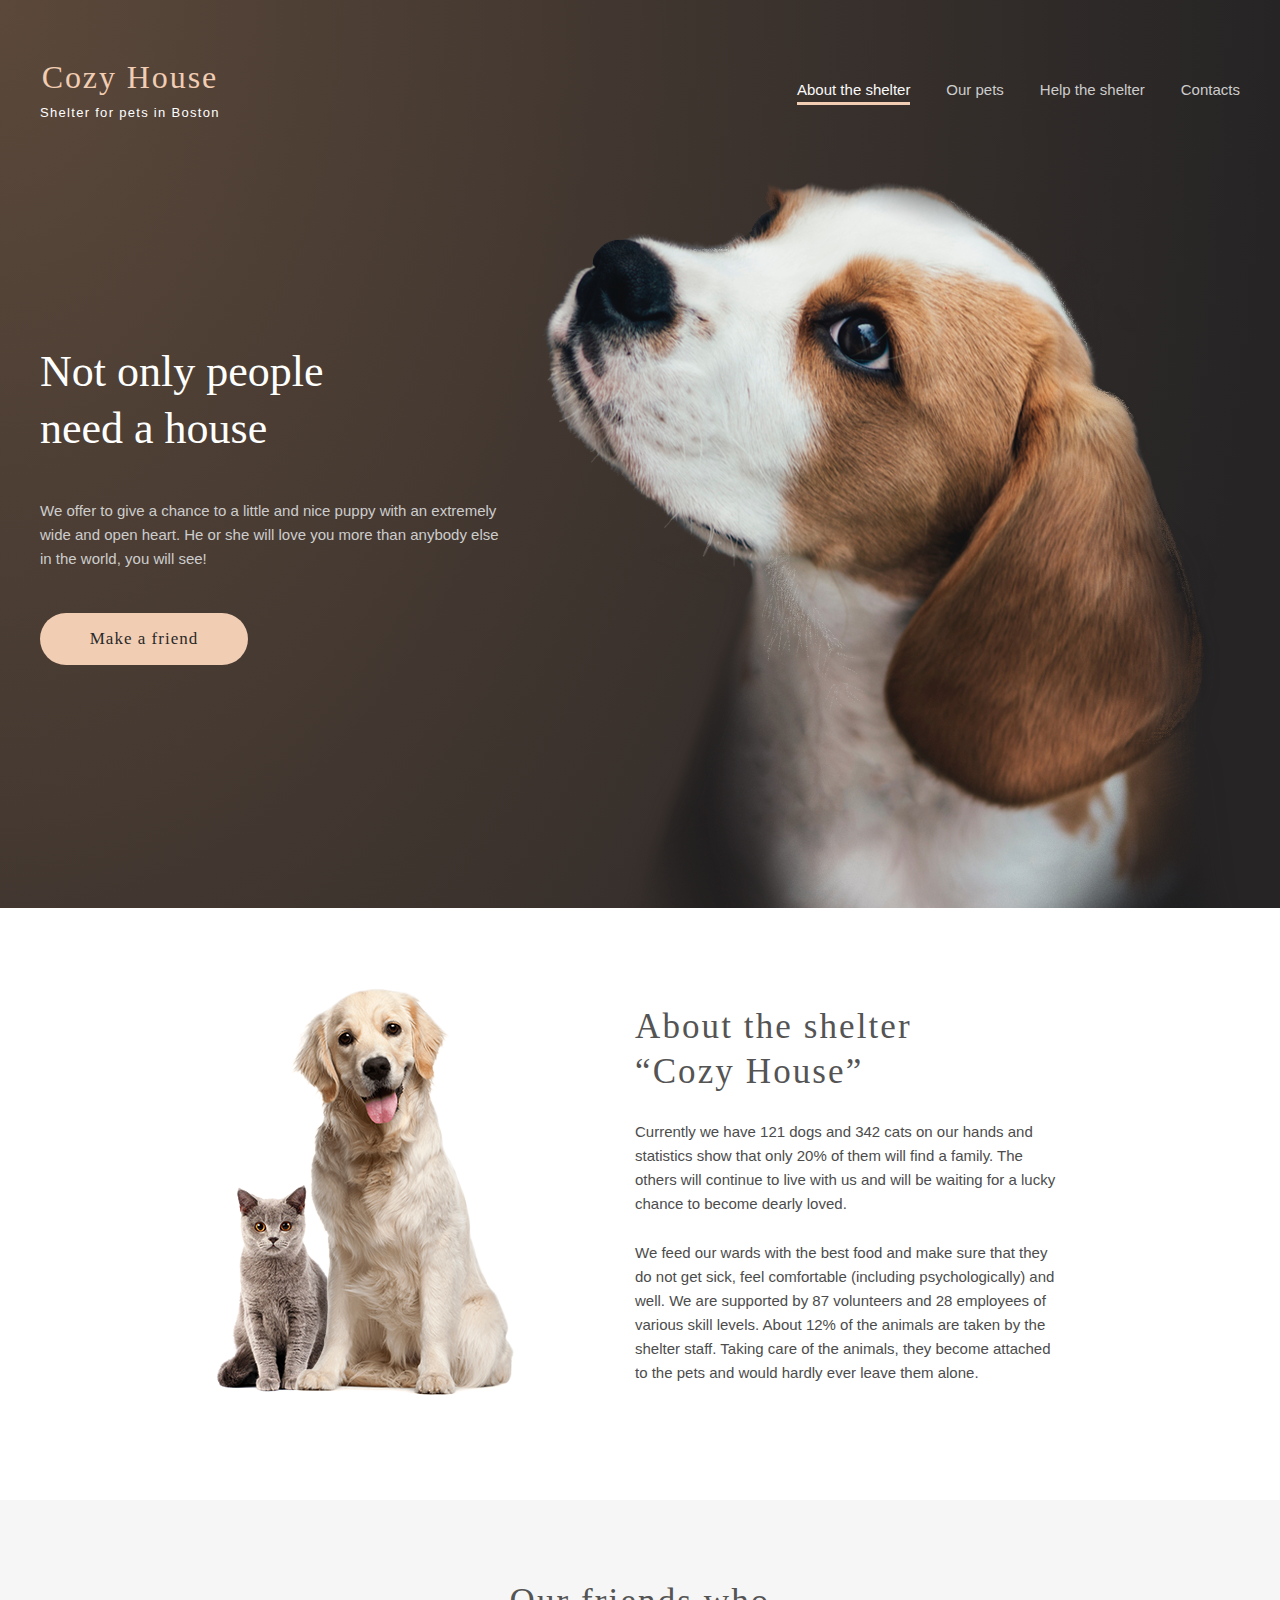
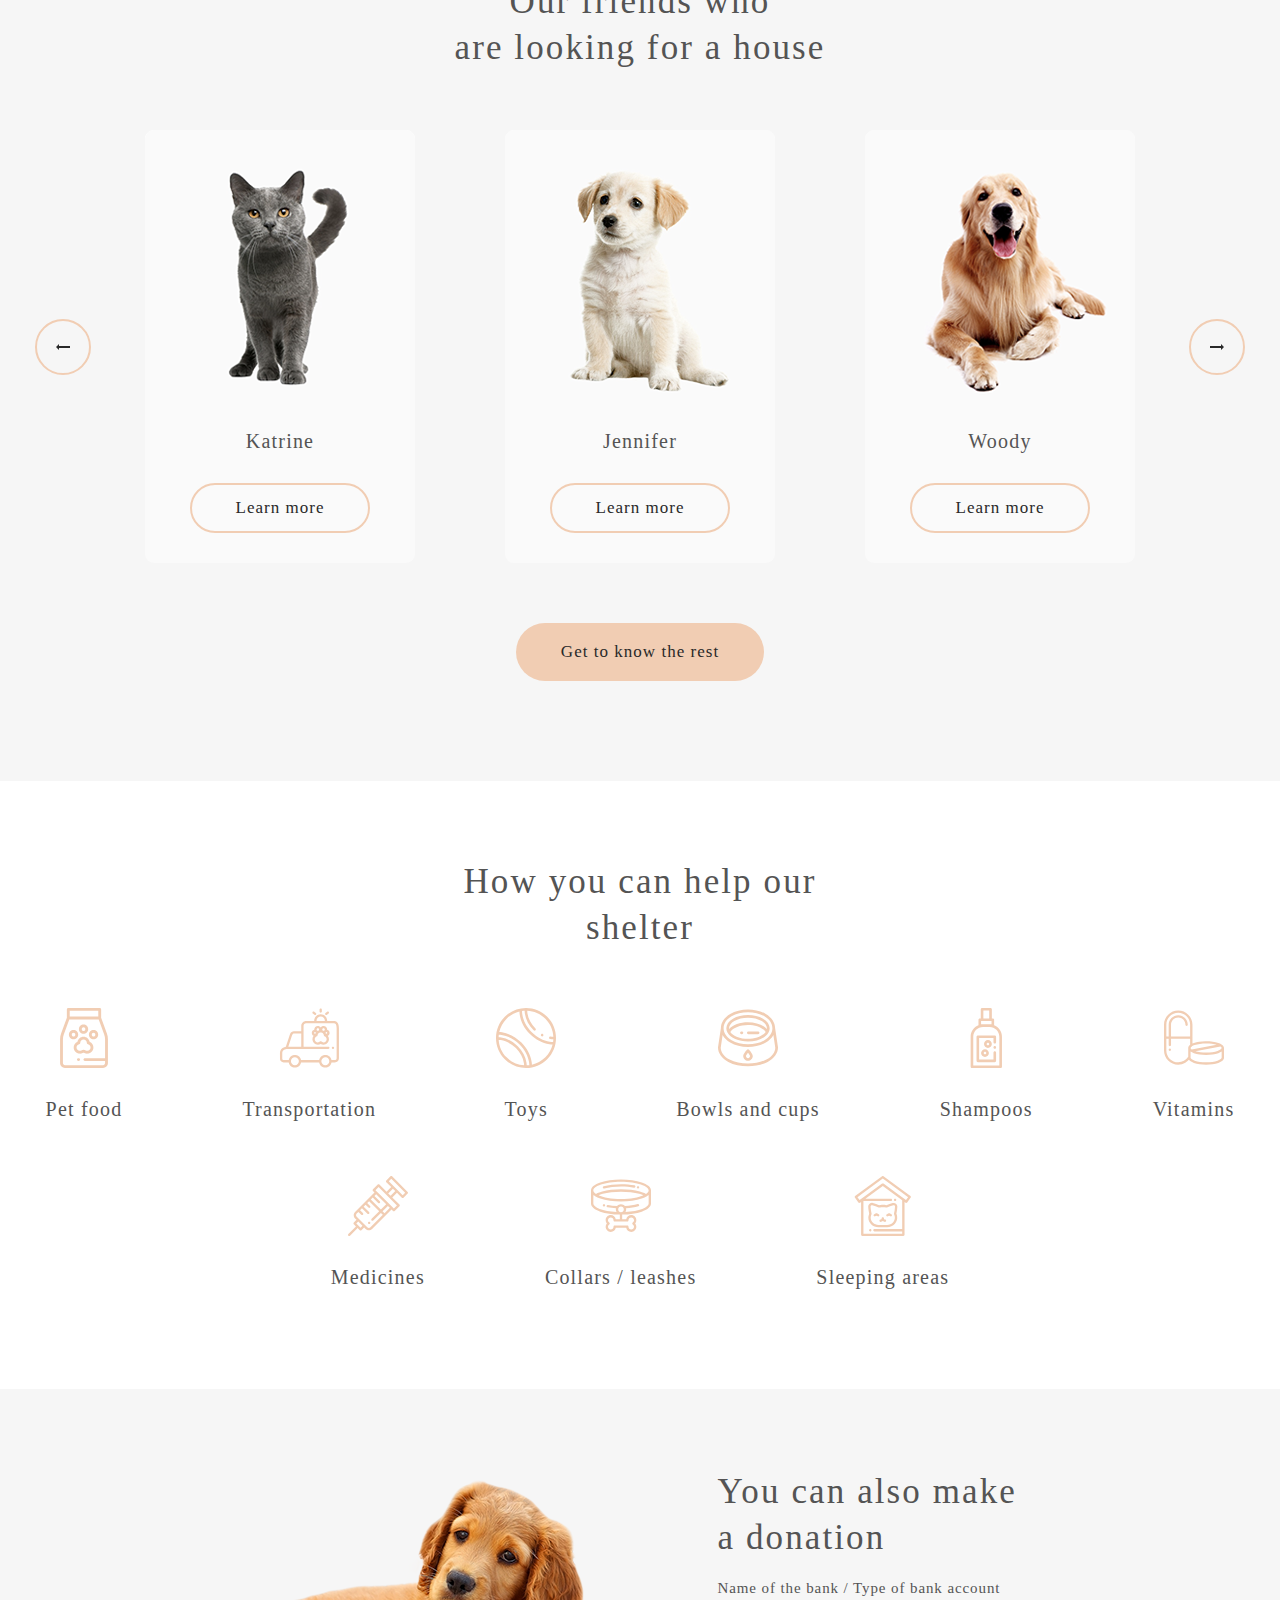
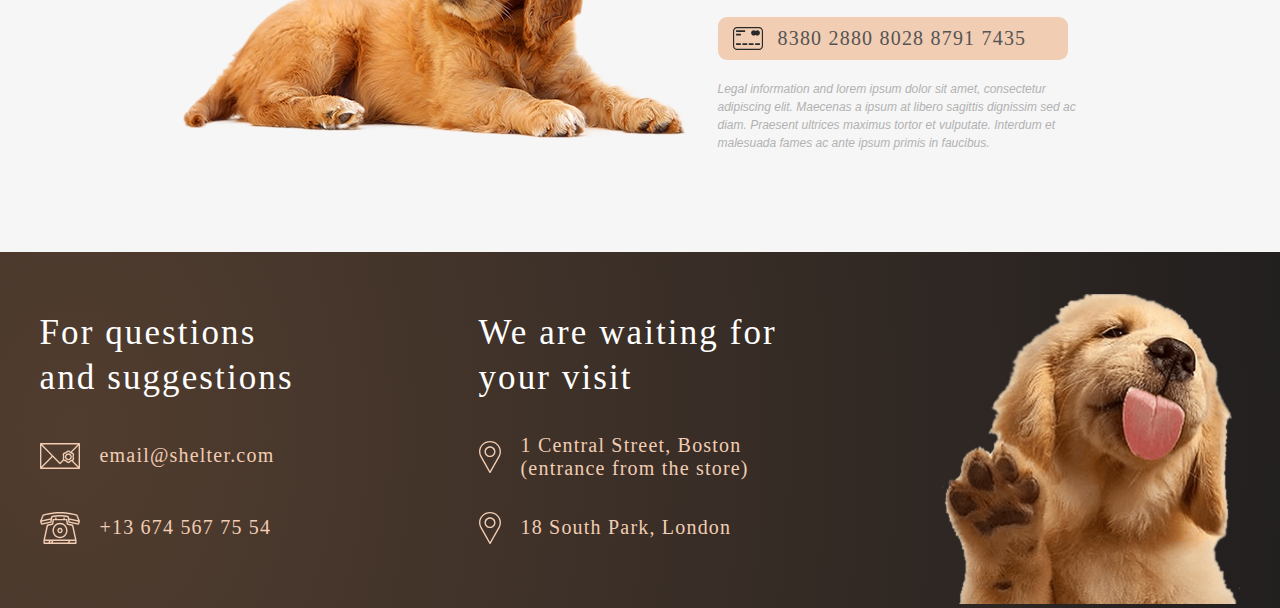
<file: index.html>
<!DOCTYPE html>
<html lang="en">
<head>
    <meta charset="UTF-8">
    <meta http-equiv="X-UA-Compatible" content="IE=edge">
    <meta name="viewport" content="width=device-width, initial-scale=1.0">
    <title>Shelter</title>
    
    <link rel="stylesheet" href="style.css/main.css">
</head>
<body>
    <main class="main">
        <div class="start-screen_content">
          <header class="header">
            <div class="wrapper wrapper__mobile">
              <div class="logo">
                <a href="index.html" class="logo__link">
                  <h1 class="logo__title">Cozy House</h1>
                  <span class="logo__subtitle">Shelter for pets in Boston</span>
                </a>
              </div>
              <button class="m__menu_button">
                <span class="menu__line"></span>
                <span class="menu__line"></span>
                <span class="menu__line"></span>
              </button>
              <div class="m__menu">
                <nav class="menu">
                  <ul class="list">
                    <li class="list__item">
                      <a href="#" class="list__link list__link_active"> About the shelter </a>
                    </li>
                    <li class="list__item">
                      <a href="./ourpets/ourpets.html" class="list__link"> Our pets </a>
                    </li>
                    <li class="list__item">
                      <a href="#" class="list__link"> Help the shelter </a>
                    </li>
                    <li class="list__item">
                      <a href="#" class="list__link"> Contacts </a>
                    </li>
                  </ul>
                </nav>
                
              </div>
            </div>
          </header>
          <!-- /.header -->
          <section class="wrapper">
            <div class="hero">
              <div class="hero__content">
                <h2 class="main__content_title">Not only people need a house</h2>
                <p class="main__content_subtitle">We offer to give a chance to a little and nice puppy with an extremely 
                  wide and open heart. He or she will love you more than anybody else in the world, you will see!</p>
                  <a href="#"><button type="button" class="content__button hero___button">Make a friend</button></a>
              </div>
              <img src="./images/start-screen-puppy.png" alt="puppy" class="hero__image">
            </div>
          </section>
          <!-- /.start-screen -->
        </div>
        <section class="wrapper">
          <div class="about">
            <div class="about__image">
              <img src="./images/about-pets.png" alt="cat and dog">
            </div>
            <div class="about__content">
              <h2 class="content__title">About the shelter “Cozy House”</h2>
              <p class="content__subtitle">Currently we have 121 dogs and 342 cats on our hands and statistics 
                show that only 20% of them will find a family. The others will continue to live with us and will be 
                waiting for a lucky chance to become dearly loved.</p>
              <p class="content__subtitle">We feed our wards with the best food and make sure that they do not 
                get sick, feel comfortable (including psychologically) and well. We are supported by 87 volunteers and 
                28 employees of various skill levels. About 12% of the animals are taken by the shelter staff. Taking 
                care of the animals, they become attached to the pets and would hardly ever leave them alone.</p>
            </div>
          </div>
        </section>
        <!-- /.about -->
        <section class="pets">
          <div class="wrapper">
            <div class="pets__content">
              <h2 class="content__title pets__title">Our friends who <br> are looking for a house</h2>
              <div class="pets__slider">
                <div class="slider__arrow slider__arrow_left">
                  <button class="slider__arrow_btn slider__arrow-left_btn">
                    <img src="./images/arrow-left.svg" alt="arrow left">
                  </button>
                </div>
                <div class="pets__slider_content">
                  <div class="slider__card">
                    <div class="card__img">
                      <img src="./images/pets-katrine.png" alt="Katrine">
                    </div>
                    <span class="card__title">Katrine</span>
                    <button class="card__btn">Learn more</button>
                  </div>
                  <div class="slider__card">
                    <div class="card__img">
                      <img src="./images/pets-jennifer.png" alt="Jennifer">
                    </div>
                    <span class="card__title">Jennifer</span>
                    <button class="card__btn">Learn more</button>
                  </div>
                  <div class="slider__card">
                    <div class="card__img">
                      <img src="./images/pets-woody.png" alt="Woody">
                    </div>
                    <span class="card__title">Woody</span>
                    <button class="card__btn">Learn more</button>
                  </div>
                </div>
                <div class="slider__arrow slider__arrow_right">
                  <button class="slider__arrow_btn slider__arrow-right_btn">
                    <img src="./images/arrow-right.svg" alt="arrow rigth">
                  </button>
                </div>
              </div>
              <a href="#"><button class="content__button pets__button">Get to know the rest</button></a>
            </div>
          </div>
        </section>
        <!-- .pets -->
        <section class="wrapper">
          <div class="help">
            <h2 class="content__title help__title">How you can help our shelter</h2>
            <div class="help__list">
              <div class="help__list_content">
                <img src="./images/pet_food.svg" alt="pet food" class="help__list_icon">
                <span class="help__list_discr">Pet food</span>
              </div>
              <div class="help__list_content">
                <img src="./images/transportation.svg" alt="Transportation" class="help__list_icon">
                <span class="help__list_discr">Transportation</span>
              </div>
              <div class="help__list_content">
                <img src="./images/toys.svg" alt="Toys" class="help__list_icon">
                <span class="help__list_discr">Toys</span>
              </div>
              <div class="help__list_content">
                <img src="./images/bowls-and-cups.svg" alt="Bowls and cups" class="help__list_icon">
                <span class="help__list_discr">Bowls and cups</span>
              </div>
              <div class="help__list_content">
                <img src="./images/shampoos.svg" alt="Shampoos" class="help__list_icon">
                <span class="help__list_discr">Shampoos</span>
              </div>
              <div class="help__list_content">
                <img src="./images/vitamins.svg" alt="Vitamins" class="help__list_icon">
                <span class="help__list_discr">Vitamins</span>
              </div>
              <div class="help__list_content">
                <img src="./images/medicines.svg" alt="Medicines" class="help__list_icon">
                <span class="help__list_discr">Medicines</span>
              </div>
              <div class="help__list_content">
                <img src="./images/collars-or-leashes.svg" alt="Collars / leashes" class="help__list_icon">
                <span class="help__list_discr">Collars / leashes</span>
              </div>
              <div class="help__list_content">
                <img src="./images/sleeping-area.svg" alt="Sleeping areas" class="help__list_icon">
                <span class="help__list_discr">Sleeping areas</span>
              </div> 
            </div>
          </div>
        </section>
        <!-- /.help -->
        <section class="donation">
          <div class="wrapper">
            <div class="donation__content">
              <div class="donation__content_img">
                <img src="./images/donation-dog.png" alt="donation dog">
              </div>
              <div class="donation__content_info">
                <h2 class="content__title donation__title">You can also make a donation</h2>
                <div class="donation__subtitle">Name of the bank / Type of bank account</div>
                <a href="#" class="donation__card">
                  <img src="./images/credit-card.svg" alt="card icon" class="donation__card_icon">
                  <span class="donation__card_number">8380 2880 8028 8791 7435</span>
                </a>
                <p class="donation__discr">Legal information and lorem ipsum dolor sit amet, consectetur adipiscing elit. 
                  Maecenas a ipsum at libero sagittis dignissim sed ac diam. Praesent ultrices maximus tortor et vulputate. 
                  Interdum et malesuada fames ac ante ipsum primis in faucibus.</p>
              </div>
            </div>
          </div>
        </section>
        
      </main>
      
      <footer class="footer">
        <div class="wrapper">
          <div class="footer__content">
            <div class="footer__info">
              <div class="footer__contacts">
                <h2 class="content__title footer__title">For questions and suggestions</h2>
                <a href="mailto:email@shelter.com" class="footer__contacts_content">
                  <img src="./images/mail.svg" alt="mail" class="footer__icon">
                  <span class="contacts__link">email@shelter.com</span>
                </a>
                <a href="tel:+13 674 567 75 54" class="footer__contacts_content">
                  <img src="./images/phone.svg" alt="phone" class="footer__icon">
                  <span class="contacts__link">+13 674 567 75 54</span>
                </a>
              </div>
              <div class="footer__location">
                <h2 class="content__title footer__title footer__title_location">We are waiting for your visit</h2>
                <a href="#" target="_blank" class="footer__location_content">
                  <img src="./images/pin.svg" alt="location" class="footer__icon">
                  <span class="location__link">1 Central Street, Boston (entrance from the store)</span>
                </a>
                <a href="#" target="_blank" class="footer__location_content">
                  <img src="./images/pin.svg" alt="location" class="footer__icon">
                  <span class="location__link">18 South Park, London </span>
                </a>
              </div>
            </div>
            <div class="footer__img">
              <img src="./images/footer-puppy.png" alt="footer puppy">
            </div>
          </div>
        </div>
      </footer>
      <!-- /.footer -->
</body>
</html>
</file>
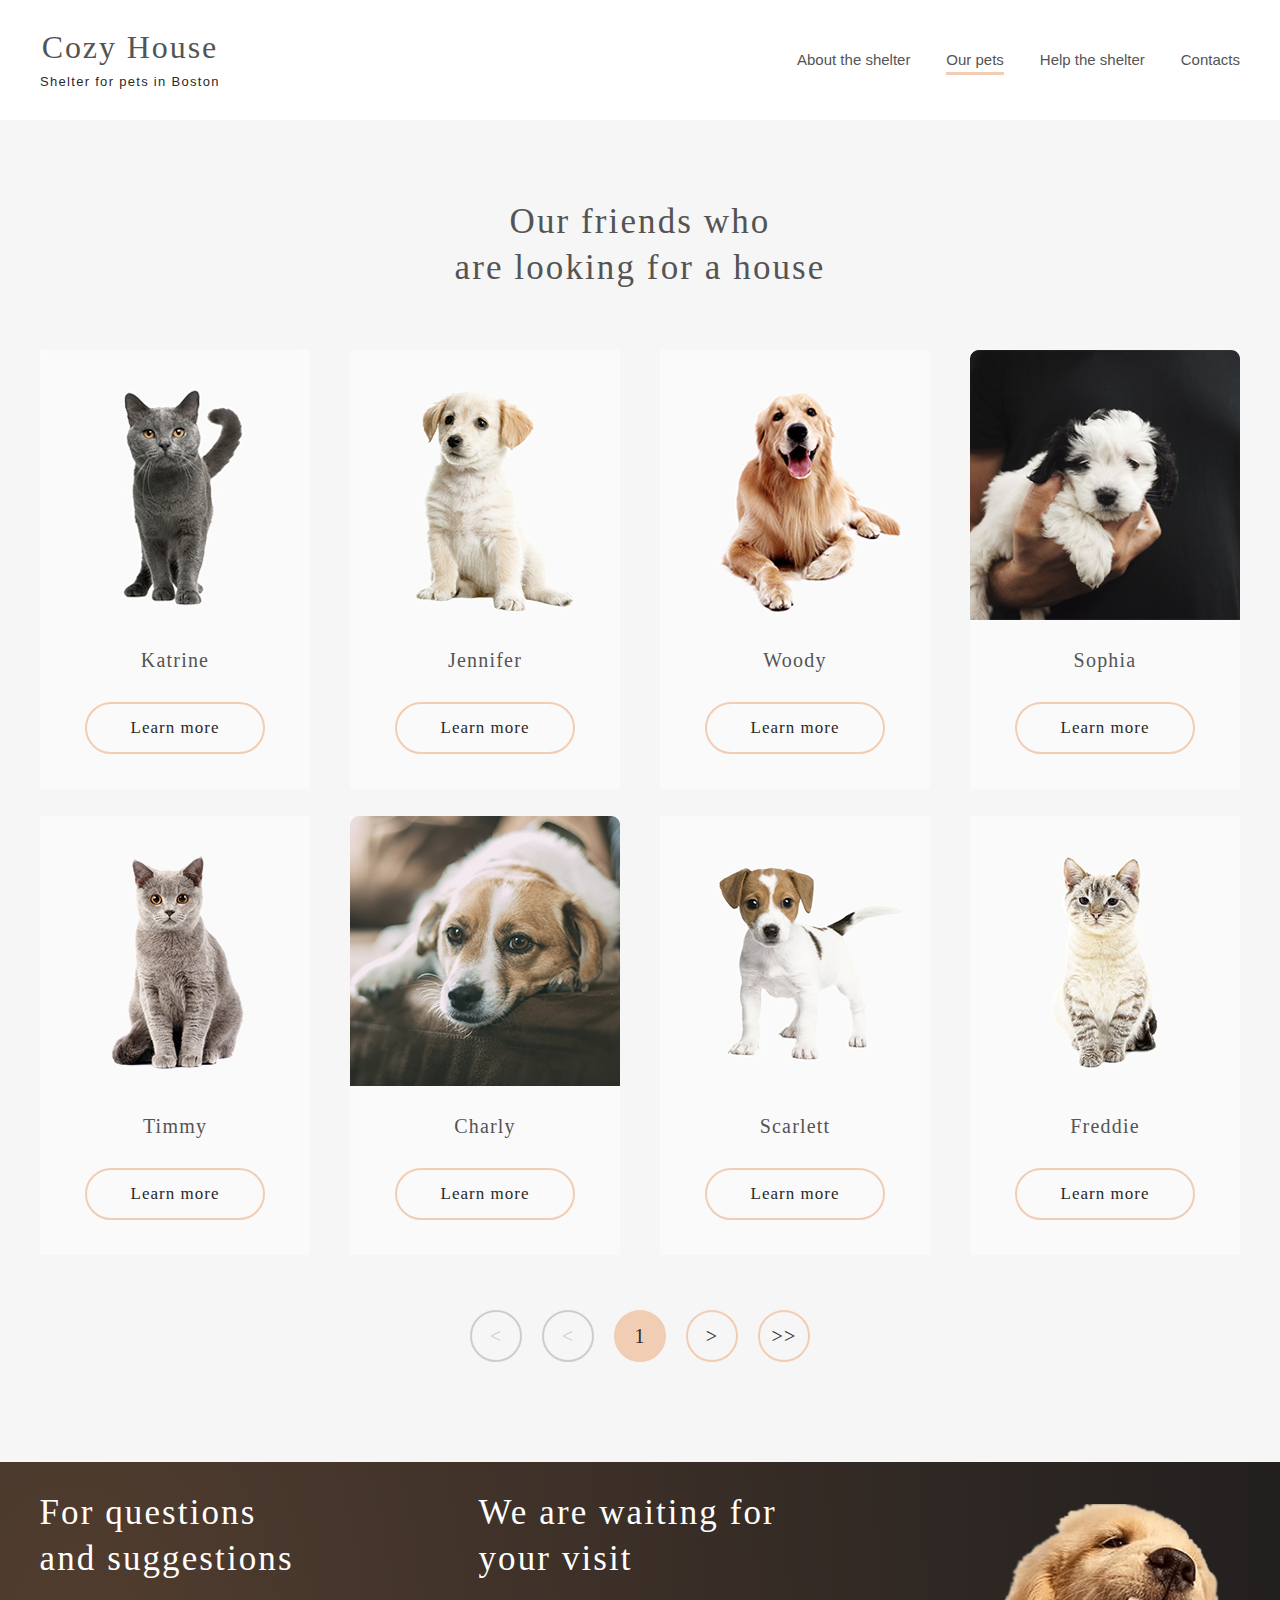
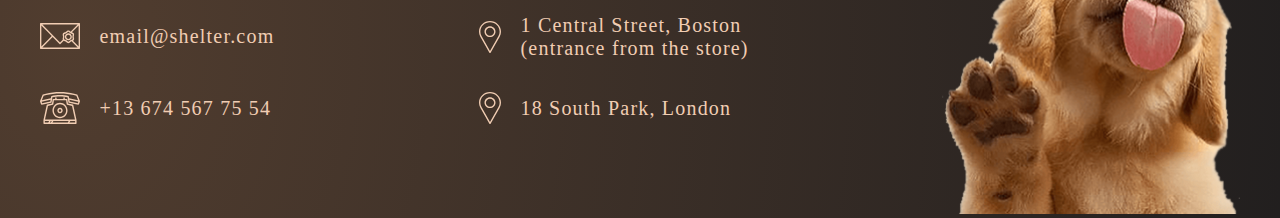
<file: ourpets/ourpets.html>
<!DOCTYPE html>
<html lang="en">
<head>
    <meta charset="UTF-8">
    <meta http-equiv="X-UA-Compatible" content="IE=edge">
    <meta name="viewport" content="width=device-width, initial-scale=1.0">
    <title>Our Pets</title>
    <link rel="stylesheet" href="stylepets.css">
</head>
<body>
    <header class="header">
        <div class="wrapper wrapper__mobile">
          <div class="logo">
            <a href="../index.html" class="logo__link">
              <h1 class="logo__title">Cozy House</h1>
              <span class="logo__subtitle">Shelter for pets in Boston</span>
            </a>
          </div>
          <button class="m__menu_button">
            <span class="menu__line"></span>
            <span class="menu__line"></span>
            <span class="menu__line"></span>
          </button>
          <nav class="menu">
            <ul class="list">
              <li class="list__item">
                <a href="../index.html" class="list__link "> About the shelter </a>
              </li>
              <li class="list__item">
                <a href="#" class="list__link list__link_active"> Our pets </a>
              </li>
              <li class="list__item">
                <a href="#" class="list__link"> Help the shelter </a>
              </li>
              <li class="list__item">
                <a href="#" class="list__link"> Contacts </a>
              </li>
            </ul>
          </nav>
          
        </div>
      </header>
      <main class="main">
        <div class="pets__content">
          <h3 class="pets__title">Our friends who <br> are looking for a house</h3>
          <div class="cards__container">
            <div class="card">
              <div class="card__img">
                <img src="./images/pets-katrine1.png" alt="Katrine">
              </div>
              <span class="card__title">Katrine</span>
              <button class="card__btn">Learn more</button>
            </div>
            <div class="card">
              <div class="card__img">
                <img src="./images/pets-jennifer1.png" alt="Jennifer">
              </div>
              <span class="card__title">Jennifer</span>
              <button class="card__btn">Learn more</button>
            </div>
            <div class="card">
              <div class="card__img">
                <img src="./images/pets-woody1.png" alt="Woody">
              </div>
              <span class="card__title">Woody</span>
              <button class="card__btn">Learn more</button>
            </div>
            <div class="card">
              <div class="card__img">
                <img src="./images/pets-katrine2.png" alt="Sophia">
              </div>
              <span class="card__title">Sophia</span>
              <button class="card__btn">Learn more</button>
            </div>
            <div class="card">
              <div class="card__img">
                <img src="./images/pets-timmy.png" alt="Timmy">
              </div>
              <span class="card__title">Timmy</span>
              <button class="card__btn">Learn more</button>
            </div>
            <div class="card">
              <div class="card__img">
                <img src="./images/pets-charly.png" alt="Charly">
              </div>
              <span class="card__title">Charly</span>
              <button class="card__btn">Learn more</button>
            </div>
            <div class="card">
              <div class="card__img">
                <img src="./images/pets-scarlet.png" alt="Scarlett">
              </div>
              <span class="card__title">Scarlett</span>
              <button class="card__btn">Learn more</button>
            </div>
            <div class="card">
              <div class="card__img">
                <img src="./images/pets-katrine 3.png" alt="Freddie">
              </div>
              <span class="card__title">Freddie</span>
              <button class="card__btn">Learn more</button>
            </div>
          </div>
          <div class="navigation">
            <button class="navigation__button button__paginator_inactive"><</button>
            <button class="navigation__button button__paginator_inactive"><</button>
            <button class="navigation__button button__paginator_active">1</button>
            <button class="navigation__button button__paginator">></button>
            <button class="navigation__button button__paginator">>></button>
          </div>
        </container>
      </main>
      <footer class="footer">
        <div class="wrapper">
          <div class="footer__content">
            <div class="footer__info">
              <div class="footer__contacts">
                <h2 class="content__title footer__title">For questions and suggestions</h2>
                <a href="mailto:email@shelter.com" class="footer__contacts_content">
                  <img src="./images/mail.svg" alt="mail" class="footer__icon">
                  <span class="contacts__link">email@shelter.com</span>
                </a>
                <a href="tel:+13 674 567 75 54" class="footer__contacts_content">
                  <img src="./images/phone.svg" alt="phone" class="footer__icon">
                  <span class="contacts__link">+13 674 567 75 54</span>
                </a>
              </div>
              <div class="footer__location">
                <h2 class="content__title footer__title footer__title_location">We are waiting for your visit</h2>
                <a href="#" target="_blank" class="footer__location_content">
                  <img src="./images/pin.svg" alt="location" class="footer__icon">
                  <span class="location__link">1 Central Street, Boston (entrance from the store)</span>
                </a>
                <a href="#" target="_blank" class="footer__location_content">
                  <img src="./images/pin.svg" alt="location" class="footer__icon">
                  <span class="location__link">18 South Park, London </span>
                </a>
              </div>
            </div>
            <div class="footer__img">
              <img src="./images/footer-puppy.png" alt="footer puppy">
            </div>
          </div>
        </div>
      </footer>
</body>
</html>
</file>
<file: style.css/main.css>
*{margin: 0;
    padding: 0;
    box-sizing: border-box;
    font-weight: 400;
  }
  
  .header {
    width: 100%;
    position: absolute;
    margin-top: 60px;
  }
  
  .wrapper {
    display: flex;
    margin: 0 auto;
    max-width: 1200px;
    justify-content: space-between;
    align-items: center;
  }
  
  .logo__link {
    text-decoration: none;
    display: flex;
    flex-direction: column;
    align-items: center;
  }
  
  .logo__title {
    font-family: Georgia;
    font-size: 32px;
    line-height: 110%;
    letter-spacing: 0.06em;
    color: #F1CDB3;
    padding: 0 0 10px 0;
  }
  
  .logo__subtitle {
    font-family: Arial;
    font-weight: 400;
    font-size: 13px;
    line-height: 15px;
    letter-spacing: 0.1em;
    color: #FFFFFF;
  }
  
  .m__menu_button{ 
    display: none;
    border:none;
    width: 30px;
    height: 22px;
    background-color: transparent; 
    flex-direction: column;
    padding: 0;
    justify-content: space-between;
    outline: none;
  }
  
  .menu__line{
    width: 100%;
    height: 2px;
    background-color: #F1CDB3;
  }
  
  .menu {
    display: flex;
    width: 443px;
  }
  
  .list{
    display: flex;
    justify-content: space-between;
    width: 100%;
    
    list-style-type: none;
  }
  
  .list__link {
    color: #CDCDCD;
    font-family: Arial;
    font-size: 15px;
    line-height: 160%;
   
    text-decoration: none;
    padding-bottom: 4px;
  }
  
  .list__link_active{
    color: #FAFAFA;
    border-bottom: solid 3px #F1CDB3;;
  }
  
  .list__link:hover{
    cursor: pointer;
    color: #FAFAFA;
  }
  
  .start-screen_content {
    background: radial-gradient(100% 215.42% at 0% 0%, #5B483A 0%, #262425 100%),
  #211F20;
  }
  
  .hero {
    margin-top: 180px;
    display: flex;
    justify-content: center;
  }
  
  .hero__content {
    width: 460px;
    display: flex;
    margin-top: -80px;
    margin-right: 42px;
    flex-direction: column;
    justify-content: center;
  }
  
  .main__content_title {
    max-width: 310px;
    font-family: Georgia;
    font-size: 44px;
    line-height: 130%;
    color: #FFFFFF;
    margin: 0;
  }
  
  .main__content_subtitle {
    font-family: Arial;
    font-size: 15px;
    line-height: 160%;
    margin-top: 42px;
    margin-bottom: 0;
    color: #CDCDCD;
  }
  
  .content__button {
    padding: 15px 45px;
    margin-top: 42px;
    border-radius: 100px;
    border: none;
    background: #F1CDB3;;
    font-family: Georgia;
    font-size: 17px;
    line-height: 130%;
    letter-spacing: 0.06em;
    color: #292929;
  }
  
  .hero___button {
    width: 208px;
  }
  
  .content__button:hover {
    cursor: pointer;
    background: #FDDCC4;
  }
  
  .about {
    display: flex;
    align-items: center;
    justify-content: center;
    margin: 80px auto 100px auto;
  }
  
  .about__image {
    margin-right: 120px;
  }
  
  .about__content {
    max-width: 430px;
    display: flex;
    flex-direction: column;
  }
  
  .content__title {
    max-width: 370px;
    margin: 0;
    font-family: Georgia;
    font-size: 35px;
    line-height: 130%;
    letter-spacing: 0.06em;
    color: #545454;
    display: flex;
    align-items: center;
  }
  
  .content__subtitle {
    font-family: Arial;
    font-size: 15px;
    line-height: 160%;
    color: #4C4C4C;
    margin-top: 25px;
    margin-bottom: 0;
  }
  
  .pets {
    background: #F6F6F6;
  }
  
  .pets__content {
    width: 100%;
    display: flex;
    align-items: center;
    flex-direction: column;
    margin: 79px auto 100px auto;
  }
  
  .pets__title{
    max-width: 400px;
    text-align: center;
  }
  
  .pets__slider {
    display: flex;
    align-items: center;
    margin-top: 60px;
    margin-bottom: 60px;
  }
  
  .pets__slider_content {
    display: flex;
    margin: 0 54px;
    order: 2;
  }
  
  .slider__arrow_btn {
    padding: 23px 19px;
    display: flex;
    border: 2px solid #F1CDB3;
    border-radius: 50%;
    background: transparent;
  }
  
  .slider__arrow_btn:hover {
    cursor: pointer;
    background: #FDDCC4;
    border: 2px solid #FDDCC4;
  }
  
  
  .slider__arrow_left {
    order:1;
  }
  
  .slider__arrow_right {
    order:3;
  }
  
  .inactive__icon {
    border: 2px solid #CDCDCD;

  }
  
  .slider__card {
    display: flex;
    flex-direction: column;
    align-items: center;
    padding-bottom: 30px;
    margin: 0 90px;
    background: #FAFAFA;
    border-radius: 9px;
  }
  
  .slider__card:first-child, .slider__card:last-child {
    margin: 0;
  }
  
  .slider__card:hover {
    box-shadow: 0px 2px 35px 14px rgba(13, 13, 13, 0.04);
  }
  
  .card__img {
    width: 270px;
    height: 270px;
    display: flex;
    align-items: center;
    justify-content: center;
  }
  
  .card__title {
    margin: 30px 0;
    font-family: Georgia;
    font-size: 20px;
    line-height: 23px;
    letter-spacing: 0.06em;
    color: #545454;
  }
  
  .card__btn {
    background: #FAFAFA;
    border: 2px solid #F1CDB3;
    border-radius: 100px;
    padding: 12px 43px;
    font-family: Georgia;
    font-size: 17px;
    line-height: 130%;
    letter-spacing: 0.06em;
    color: #292929;
  }
  
  .card__btn:hover {
    background: #FDDCC4;
    cursor: pointer;
    border: 2px solid #FDDCC4;
  }
  
  .pets__button {
    margin: 0;
    padding: 18px 45px;
  }
  
  .help {
    width: 100%;
    margin: 78px auto 100px auto;
    display: flex;
    flex-direction: column;
    align-items: center;
    justify-content: center;
  }
  
  .help__title {
    text-align: center;
  }
  
  .help__list {
    margin-top: 58px;
    display: flex;
    flex-wrap: wrap;
    column-gap: 120px;
    row-gap: 55px;
    justify-content: center;
    align-items: center;
  }
  
  .help__list_content {
    display: flex;
    flex-direction: column;
    align-items: center;
  }
  
  .help__list_icon {
    width: 60px;
    height: 60px;
  }
  
  .help__list_discr {
    margin-top: 30px;
    font-family: Georgia;
    font-size: 20px;
    line-height: 115%;
    letter-spacing: 0.06em;
    color: #545454;
  }
  
  .donation {
    background: #F6F6F6;
  }
  
  .donation__content {
    width: 100%;
    margin: 80px auto 100px auto;
    display: flex;
    align-items: center;
    justify-content: center;
  }
  
  .donation__content_img {
    margin-top: 3px;
  }
  
  .donation__content_info {
    margin-left: 30px;
    display: flex;
    flex-direction: column;
  }
  
  .donation__title {
    max-width: 300px;
  }
  
  .donation__subtitle {
    margin: 20px 0;
    font-family: Georgia;
    font-size: 15px;
    line-height: 110%;
    letter-spacing: 0.06em;
    color: #545454;
  }
  
  .donation__card {
    max-width: 350px;
    display: flex;
    align-items: center;
    padding: 10px 15px;
    background: #F1CDB3;
    border-radius: 9px;
    text-decoration: none;
  }
  
  .donation__card:hover {
    cursor: pointer;
    background: #FDDCC4;
  }
  
  .donation__card_number {
    margin-left: 15px;
    font-family: Georgia;
    font-size: 20px;
    line-height: 115%;
    letter-spacing: 0.06em;
    color: #545454;
  }
  
  .donation__discr {
    max-width: 380px;
    margin-top: 20px;
    margin-bottom: 0;
    font-family: Arial;
    font-style: italic;
    font-size: 12px;
    line-height: 18px;
    color: #B2B2B2;
  }
  
  .footer {
    background: radial-gradient(110.67% 538.64% at 5.73% 50%, #513D2F 0%, #1A1A1C 100%), 
    #211F20;
  }
  
  .footer__content {
    width: 100%;
    padding-top: 42px;
    display: flex;
    justify-content: center;
  }
  
  .footer__info {
    display: flex;
    margin-top: 16px;
  }
  
  .footer__contacts, .footer__location {
    width: 279px;
    margin-right: 160px;
  }
  
  .footer__location {
    width: 302px;
  }
  
  .footer__title {
    font-family: Georgia;
    font-size: 35px;
    line-height: 130%;
    letter-spacing: 0.06em;
    color: #FFFFFF;
    margin-bottom: 42px;
  }
  
  .footer__title_location{
    margin-bottom: 33px;
  }
  
  .footer__contacts_content, .footer__location_content {
    display: flex;
    align-items: center;
    text-decoration: none;
  }
  
  .footer__contacts_content:last-child {
    margin-top: 43px;
  }
  
  .footer__location_content:last-child {
    margin-top: 32px;
  }
  
  .footer__icon {
    margin-right: 20px;
  }
  
  .contacts__link, .location__link {
    font-family: Georgia;
    font-size: 20px;
    line-height: 115%;
    letter-spacing: 0.06em;
    color: #F1CDB3;
    text-decoration: none;
  }
  
  @media (max-width: 1270px) {
    .header {
      margin-top: 30px;
    }
  
    .wrapper {
      max-width: 708px;
    }
  
    .hero {
      flex-direction: column;
      align-items: center;
      margin-top: 150px;
      margin-left: auto;
      margin-right: auto;
    }
  
    .hero__content {
      margin: 0;
      align-items: center;
    }
  
    .main__content_title {
      margin-right: 150px;
    }
  
    .hero___button{
      padding: 16px 45px;
    }
  
    .hero__image {
      margin-top: 100px;
      width: 569px;
      height: 593px;
      margin-left: 140px;
    }
  
    .about {
      flex-direction: column;
      margin-left: auto;
      margin-right: auto;
    }
  
    .about__image {
      margin-top: 80px;
      order: 2;
      display: flex;
      margin-right: 0;
    }
  
    .about__content {
      order: 1;
    }
  
    .pets__content {
      margin: 81px 0 100px 0;
    }
  
    .pets__slider_content {
      margin: 0 12px;
    }
  
    .slider__card {
      margin-left: 40px;
      margin-right: 0;
    }
  
    .slider__card:last-child{
      display: none;
    }
  
    .help {
      margin: 79px auto 100px auto;
    }
  
    .help__list {
      row-gap: 55px;
      column-gap: 60px;
    }
  
    .help__list_content {
      width: 170px;
      height: 113px;
    }
  
    .donation__content {
      padding-left: 0;
      flex-direction: column;
    }
  
    .donation__content_img {
      order: 2
    }
  
    .donation__content_info {
      order: 1;
      margin-left: 0px;
      margin-bottom: 57px;
    }
  
    .footer__content {
      flex-direction: column;
      padding-top: 28px;
      padding-left: 0px;  
    }
  
    .footer__info {
      margin-top: 0;
      justify-content: center;
    }
  
    .footer__contacts {
      margin-right: 60px;
    }
  
    .footer__location {
      margin-right: 0;
    }
  
    .footer__img {
      display: flex;
      justify-content: center;
      margin-top: 65px;
    }
  }
  
  @media (max-width: 767px) {
    .lock {
      overflow: hidden;
    }
  
    .header {
      display: flex;
      width: 100%;
    }
  
    .wrapper {
      width: 300px;
    }
  
    .wrapper__mobile {
      padding-left: 10px;
      padding-right: 53px;
      width: 100%;
      margin: 0;
      display: flex;
      align-items: center;
      justify-content: space-between;
      z-index: 20;
    }
  
    .wrapper__mobile_active{
      width: 100%;
      margin: 0;
      margin-right: 20px;
      justify-content: flex-end;
    }
  
    .logo{
      z-index: 30;
    }
  
    .menu {
      align-items: center;
      justify-content: center;
      position: fixed;
      top: 0;
      right: -320px;
      transform: translateX(0);
      width: 320px;
      height: 100%;
      margin: 0;
      opacity: 0;
      background-color: #292929;
      
      z-index: 20;
    }

    .m__menu{
      display: none;
    }
    
    .menu__visible {
      display: flex;
      opacity: 1;
    }
  
    .m__menu_button_rotate{
      transform: rotate(90deg);
      z-index: 30;
    }
  
    .list {
      flex-direction: column;
      align-items: center;
    }
  
    .list__item {
      margin-bottom: 40px;
    }
  
    .list__link {
      font-size: 32px;
    }
  
    .list__item:first-child{
      margin-top: 248px;
    }
  
    .m__menu_button{
      margin-left: 41px;
      display: flex;
    }
  
    .menu__line {
      display: flex;
    }
  
    .header__overlay{
      display: none;
      position: fixed;
     
      width: 95%;
     
      z-index: 10;
    }
  
    .header__overlay_visible{
      display: block;
    
    }
  
    .hero__content{
      width: 300px;
    }
  
    .main__content_title {
      font-size: 25px;
      letter-spacing: 0.06em;
      margin-right: 0;
      text-align: center;
      max-width: 250px;
    }
  
    .main__content_subtitle {
      text-align: center;
    }
  
    .hero__image {
      width: 260px;
      height: 272px;
      margin-left: 40px;
      margin-top: 105px;
    }
  
    .about {
      margin: 42px 0;
    }
  
    .about__content {
      align-items: center;
      padding: 0 15px;
    }
  
    .content__title {
      max-width: 250px;
      font-size: 25px;
      text-align: center;
    }
  
    .content__subtitle {
      text-align: justify;
    }
  
    .content__subtitle:last-child{
      margin-top: 23px;
    }
  
    .about__image {
      margin-top: 42px;
      width: 260px;
      height: 354px;
    }
  
    .about__image>img{
      width: 100%;
      height: 100%;
    }
  
    .pets__content {
      margin-top: 40px;
      margin-bottom: 38px;
    }
  
    .pets__title {
      max-width: 300px;
    }
  
    .pets__slider{
      flex-direction: column;
      margin-top: 42px;
      margin-bottom: 42px;
    }
  
    .pets__slider_content {
      order: 0;    
      margin-bottom: 22px;
    }
  
    .slider__arrow_right{
      order: 1;
      position: absolute;
      margin-top: 455px;
      margin-left: 132px;
    }
  
    .slider__arrow_left {
      order: 1;
      margin-right: 130px;
    }
  
    .slider__card:nth-child(2){
      display: none;
    }
  
    .help {
      margin: 42px 0;
    }
  
    .help__list {
      margin-top: 42px;
      margin-left: 5px;
      row-gap: 30px;
      column-gap: 30px;
      justify-content: start;
    }
  
    .help__list_content {
      width: 130px;
      height: 87px;
    }
  
    .help__list_icon {
      width: 50px;
      height: 50px;
    }
  
    .help__list_discr {
      margin-top: 20px;
      font-size: 15px;
    }
  
    .donation__content{
      margin: 42px 0;
    }
  
    .donation__content_info {
      align-items: center;
      margin-bottom: 39px;
    }
  
    .donation__title {
      max-width: 225px;
    }
  
    .donation__subtitle {
      font-family: Georgia;
      letter-spacing: 0em;
      font-size: 15px;
      color: #545454;
      line-height: 110%;
      margin-top: 25px;
      margin-bottom: 23px;
      display: flex;
      align-items: center;
    }
  
    .donation__card_number {
    font-size: 15px;
    }
  
    .donation__discr {
      max-width: 280px;
      text-align: justify;
    }
  
    .donation__content_img {
      width: 260px;
      height: 135.2px;
    }
  
    .donation__content_img>img{
      width: 100%;
      height: 100%;
    }
  
    .footer__content {
      padding-top: 30px;
      align-items: center;
    }
  
    .footer__info {
      display: flex;
      flex-direction: column;
      align-items: center;
    }
  
    .footer__contacts, .footer__location {
      margin-right: 0px;
      display: flex;
      flex-direction: column;
      align-items: center;
      margin-bottom: 40px;
    }
  
    .footer__title {
      margin: 0;
      margin-bottom: 43px;
    }
  
    .footer__title_location {
      margin-bottom: 39px;
    }
  
    .footer__location_content:last-child{
      margin-top: 40px;
    }
  
    .footer__location_content:last-child{
      margin-right: 29px;
    }
  
    .footer__img{
      margin: 0;
      width: 260px;
      height: 269px;
    }
  
    .footer__img>img{
      width: 100%;
      height: 100%;
    }
  }
  
  @media (max-width: 320px) {
    .wrapper__mobile {
      padding-left: 10px;
      padding-right: 53px;
    }
  }
</file>
<file: ourpets/stylepets.css>
*{
    box-sizing: border-box;
    margin:0;
    padding: 0;
    
  }

  body{
    font-weight: 400;
  }
  
  .header {
    width: 100%;
    padding: 30px 0;
    position: absolute;
    background-color: #FFFFFF;
    top: 0;
    left: 0;
  }
  
  .wrapper {
    display: flex;
    margin: 0 auto;
    max-width: 1200px;
    justify-content: space-between;
    align-items: center;
  }
  
  .logo__link {
    text-decoration: none;
    display: flex;
    flex-direction: column;
    align-items: center;
  }
  
  .logo__title {
    font-family: Georgia;
    font-weight: 400;
    font-size: 2rem;
    line-height: 110%;
    letter-spacing: 0.06em;
    color: #545454;
    margin-bottom: 10px;
  }
  
  .logo__subtitle {
    font-family: Arial;
    font-weight: 400;
    font-size: 13px;
    line-height: 110%;
    letter-spacing: 0.1em;
    color: #292929;
  }
  
  .m__menu_button{ 
    display: none;
    border:none;
    width: 30px;
    height: 22px;
    background-color: transparent; 
    flex-direction: column;
    padding: 0;
    justify-content: space-between;
    outline: none;
  }
  
  .menu__line{
    width: 100%;
    height: 2px;
    background-color: #000;
  }
  
  .menu {
    display: flex;
    width: 443px;
  }
  
  .list{
    display: flex;
    justify-content: space-between;
    width: 100%;
  
    list-style-type: none;
  }
  
  .list__link {
    color: #545454;
    font-family: Arial;
    font-size: 15px;
    line-height: 160%;
    text-decoration: none;
    padding-bottom: 4px;
  }
  
  .list__link_active{
    border-bottom: solid 3px #F1CDB3;
  }
  
  .list__link:hover{
    cursor: pointer;
    color: #292929;;
  }
  
  .main {
    width: 100%;
    background: #F6F6F6;
    margin-top: 119px;
  }
  
  .pets__content {
    display: flex;
    margin: 0 auto;
    max-width: 1200px;
    flex-direction: column;
    align-items: center;
    padding: 80px 0 100px 0;
  }
  
  .pets__title {
    margin: 0;
    max-width: 400px;
    font-family: Georgia;
    font-weight: 400;
    font-size: 35px;
    line-height: 130%;
    letter-spacing: 0.06em;
    color: #545454;
    text-align: center;
  }
  
  .cards__container {
    margin-top: 45px;
    padding-top: 15px;
    display: flex;
    flex-wrap: wrap;
    justify-content: space-between;
    row-gap: 27px;
  }
  
  .card {
    display: flex;
    flex-direction: column;
    align-items: center;
    max-width: 270px;
    background: #FAFAFA;
  }
  
  
  
  .card__title {
    font-family: Georgia;
    font-size: 20px;
    line-height: 23px;
    letter-spacing: 0.06em;
    color: #545454;
    margin: 25px 0 30px 0;
  }
  
  .card__btn {
    background: #FAFAFA;
    border: 2px solid #F1CDB3;
    border-radius: 100px;
    padding: 13px 43px;
    font-family: Georgia;
    font-size: 17px;
    line-height: 130%;
    letter-spacing: 0.06em;
    color: #292929;
    margin-bottom: 35px;
  }
  
  .card__btn:hover {
    background: #FDDCC4;
    cursor: pointer;
    border: 2px solid #FDDCC4;
  }
  
  .navigation {
    margin-top: 55px;
    display: flex;
    width: 340px;
    justify-content: space-between;
  }
  
  .navigation__button {
    width: 52px;
    height: 52px;
    display: flex;
    align-items: center;
    justify-content: center;
    border: 2px solid #F1CDB3;
    border-radius: 100px;
    background: #F6F6F6;
    font-family: Georgia;
    font-size: 20px;
    line-height: 115%;
    letter-spacing: 0.06em;
    color: #292929;
  }
  
  .button__paginator_inactive {
    border: 2px solid #CDCDCD;
    color: #CDCDCD;
  }
  
  .button__paginator_active {
    background: #F1CDB3;
    border: 2px solid #F1CDB3;;
  }
  
  .button__paginator:hover {
    cursor:pointer;
    background: #FDDCC4;
    border-color: #FDDCC4;
    color: #292929;
  }
  
  .footer {
    background:radial-gradient(110.67% 538.64% at 5.73% 50%, #513D2F 0%, #1A1A1C 100%),  #211F20;
  }
  
  .footer__content {
    width: 100%;
    padding-top: 12px;
    display: flex;
    justify-content: center;
  }
  
  .footer__info {
    display: flex;
    margin-top: 16px;
  }
  
  .footer__contacts, .footer__location {
    width: 279px;
    margin-right: 160px;
  }
  
  .footer__location {
    width: 302px;
  }
  
  .footer__title {
    font-family: Georgia;
    font-size: 35px;
    font-weight: 400;
    line-height: 130%;
    letter-spacing: 0.06em;
    color: #FFFFFF;
    margin-bottom: 42px;
  }
  
  .footer__title_location{
    margin-bottom: 33px;
  }
  
  .footer__contacts_content, .footer__location_content {
    display: flex;
    align-items: center;
    text-decoration: none;
  }
  
  .footer__contacts_content:last-child {
    margin-top: 43px;
  }
  
  .footer__location_content:last-child {
    margin-top: 32px;
  }
  
  .footer__icon {
    margin-right: 20px;
  }
  
  .contacts__link, .location__link {
    font-family: Georgia;
    font-size: 20px;
    line-height: 115%;
    letter-spacing: 0.06em;
    color: #F1CDB3;
    text-decoration: none;
  }
  
  .footer__img {
    margin-top: 30px;
  }
  
  @media (max-width: 1200px) {
    .wrapper {
      max-width: 708px;
    }
  
    .pets__content {
      padding: 82px 0 76px 0;
    }
  
    .cards__container {
      margin-top: 30px;
      padding-top: 0;
      justify-content: center;
      row-gap: 30px;
      column-gap: 40px;
    }
  
    .card__btn {
      margin-bottom: 30px;
    }
  
    .card:nth-child(7), .card:nth-child(8) {
      display: none;
    }
  
    .navigation {
      margin-top: 41px;
    }
  
    .footer__content {
      flex-direction: column;
      padding-left: 0px; 
      padding-top: 0; 
    }
  
    .footer__title{
      margin-top: 31px;
    }
  
    .footer__info {
      margin-top: 0;
      justify-content: center;
    }
  
    .footer__contacts {
      margin-right: 60px;
    }
  
    .footer__location {
      margin-right: 0;
    }
  
    .footer__img {
      display: flex;
      justify-content: center;
      margin-top: 65px;
    }
  }
  
  @media (max-width: 767px) {
    .lock {
      overflow: hidden;
    }
    
    .wrapper {
      width: 300px;
    }
  
    .wrapper__mobile {
      width: 95%;
      margin: 0 auto;
      display: flex;
      align-items: center;
      justify-content: space-around;
      z-index: 20;
    }
    
    .wrapper__mobile_active{
      width: 100%;
      margin: 0;
      margin-right: 20px;
      justify-content: flex-end;
      padding-right: 30px;
    }
  
    .logo{
      z-index: 30;
    }
  
    .menu {
      align-items: center;
      justify-content: center;
      position: fixed;
      top: 0;
      right: -320px;
      transform: translateX(0);
      width: 320px;
      margin: 0;
      opacity: 0;
      background-color: #FFFFFF;
      overflow: auto;
      z-index: 20;
    }
    
    .menu__visible {
      display: flex;
      
      opacity: 1;
    }
  
    .m__menu_button_rotate{
    
      transform: rotate(90deg);
      z-index: 30;
    }
  
    .list {
      flex-direction: column;
      align-items: center;
    }
  
    .list__item {
      margin-bottom: 40px;
    }
  
    .list__link {
      font-size: 32px;
    }
  
    .list__item:first-child{
      margin-top: 248px;
    }
  
    .m__menu_button{
      margin-left: 41px;
      display: flex;
    }
  
    .menu__line {
      display: flex;
    }
  
    .header__overlay{
      display: none;
      position: fixed;
      
      z-index: 10;
    }
  
    .header__overlay_visible{
      display: block;
      
    }
  
    .pets__content {
      padding: 42px 0;
    }
  
    .pets__title {
      font-size: 25px;
    }
  
    .cards__container {
      margin-top: 42px;
      row-gap: 32px;
    }
  
    .card:nth-child(4), .card:nth-child(5), .card:nth-child(6) {
    display: none;
    }
  
    .navigation {
      max-width: 300px;
    }
    .donation__content{
      padding: 42px 0;
    }
  
    .donation__content_info {
      align-items: center;
      margin-bottom: 39px;
    }
  
    .donation__title {
      max-width: 225px;
    }
  
    .donation__subtitle {
      font-family: Arial;
      letter-spacing: 0.06em;
      margin-top: 25px;
      margin-bottom: 23px;
    }
  
    .donation__card_number {
    font-size: 15px;
    }
  
    .donation__discr {
      max-width: 280px;
      text-align: justify;
    }
  
    .donation__content_img {
      width: 260px;
      height: 135.2px;
    }
  
    .donation__content_img>img{
      width: 100%;
      height: 100%;
    }
  
    .footer__content {
      padding-top: 30px;
      align-items: center;
    }
  
    .footer__info {
      display: flex;
      flex-direction: column;
      align-items: center;
    }
  
    .footer__contacts, .footer__location {
      margin-right: 0px;
      display: flex;
      flex-direction: column;
      align-items: center;
      margin-bottom: 40px;
    }
  
    .footer__title {
      margin: 0;
      margin-bottom: 43px;
      font-size: 25px;
      text-align: center;
    }
  
    .footer__title_location {
      margin-bottom: 39px;
      max-width: 250px;
    }
  
    .footer__location_content:last-child{
      margin-top: 40px;
    }
  
    .footer__location_content:last-child{
      margin-right: 29px;
    }
  
    .footer__img{
      margin: 0;
      width: 260px;
      height: 269px;
    }
  
    .footer__img>img{
      width: 100%;
      height: 100%;
    }
    
  }
</file>
